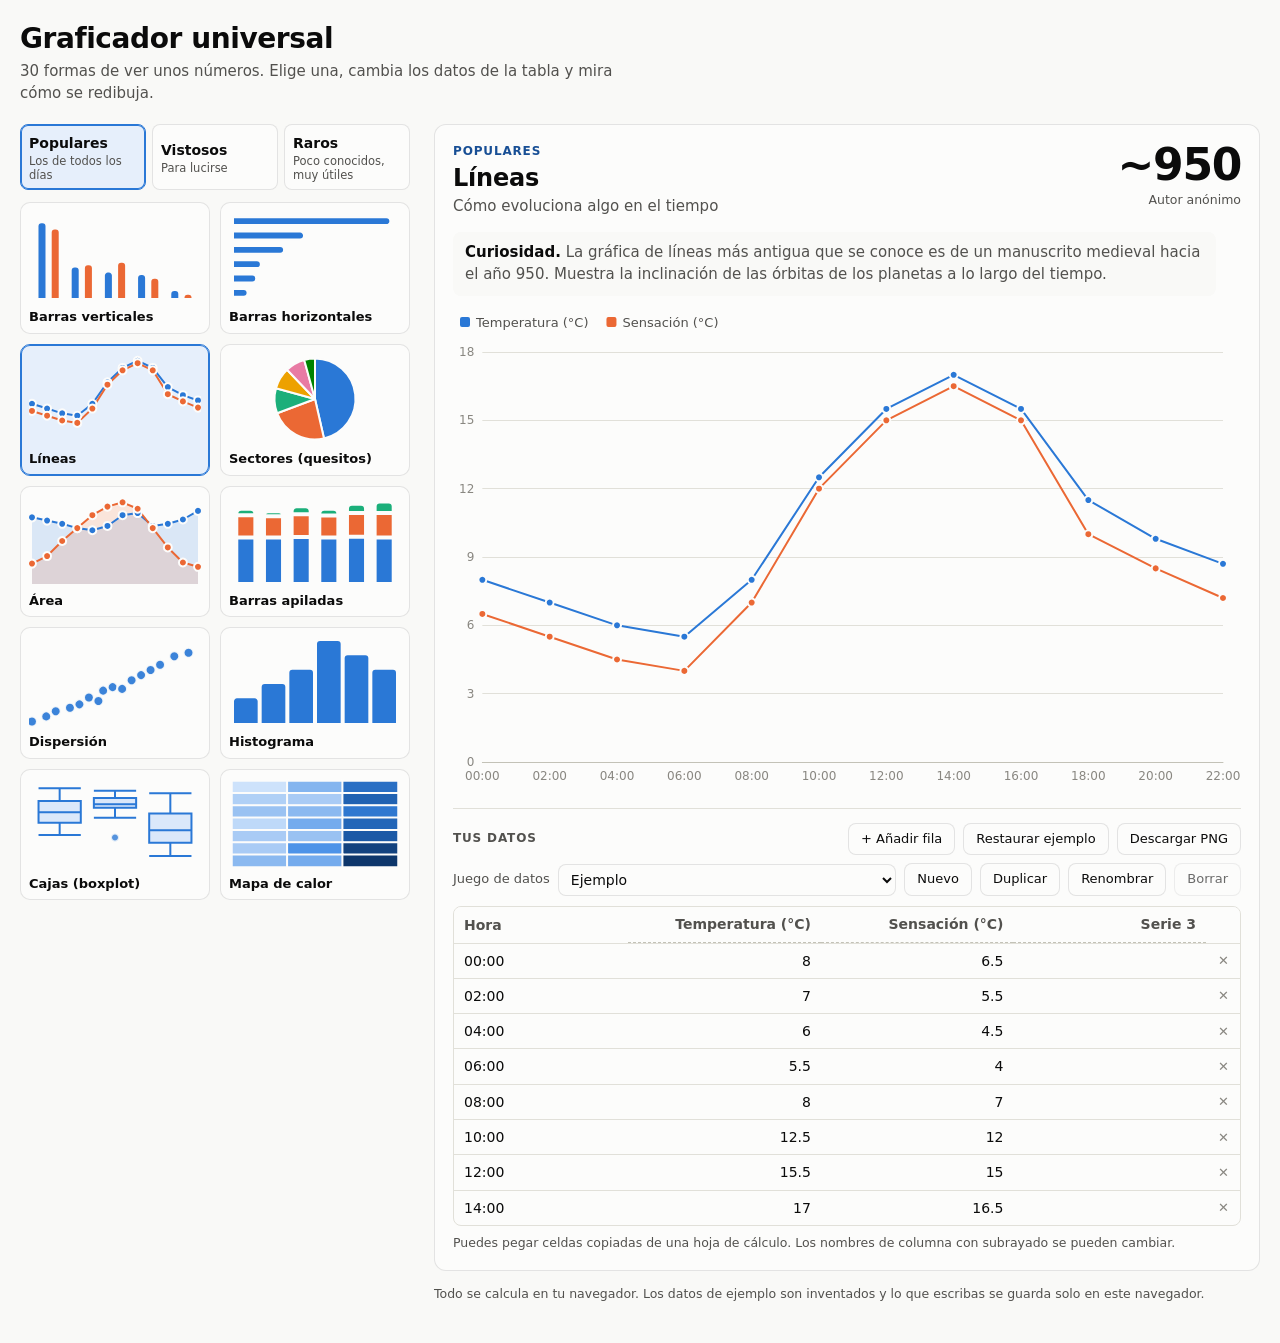
<file: index.html>
<!doctype html>
<html lang="es">
<head>
<meta charset="utf-8">
<meta name="viewport" content="width=device-width, initial-scale=1, viewport-fit=cover">
<title>Graficador universal</title>
<meta name="description" content="30 formas de ver unos números: elige un gráfico, cambia los datos y mira cómo se redibuja.">
<meta name="color-scheme" content="light dark">
<link rel="stylesheet" href="css/estilos.css">
<!-- Librerías copiadas dentro del proyecto (nada se carga de internet). -->
<script src="vendor/echarts-5.5.1.min.js"></script>
<script src="vendor/d3-7.8.5.min.js"></script>
<script type="module" src="js/app.js"></script>
</head>
<body>
<div class="app">
  <header>
    <h1>Graficador universal</h1>
    <p class="sub">30 formas de ver unos números. Elige una, cambia los datos de la tabla y mira cómo se redibuja.</p>
  </header>

  <div class="avisos" id="avisos" role="alert" hidden>
    <ul id="avisos-lista"></ul>
    <button type="button" class="btn" id="avisos-cerrar">Entendido</button>
  </div>

  <div class="grid">
    <aside class="left">
      <div class="tabs" id="tabs"></div>
      <div class="tiles" id="tiles"></div>
    </aside>

    <main class="right">
      <section class="plate" id="plate">
        <div class="top" id="top"></div>
        <p class="fact" id="fact"></p>
        <div class="canvas" id="canvas" role="img" aria-label="Gráfico con los datos de la tabla"></div>
        <div class="ed">
          <div class="edh">
            <h3>Tus datos</h3>
            <div class="btns">
              <button type="button" class="btn" id="addrow">+ Añadir fila</button>
              <button type="button" class="btn" id="reset">Restaurar ejemplo</button>
              <button type="button" class="btn" id="png">Descargar PNG</button>
            </div>
          </div>
          <p class="hint aviso" id="png-estado" role="status" hidden></p>
          <div class="juegos" id="juegos">
            <label class="jl" for="juego">Juego de datos</label>
            <select id="juego" class="jsel"></select>
            <div class="btns">
              <button type="button" class="btn" id="j-nuevo">Nuevo</button>
              <button type="button" class="btn" id="j-duplicar">Duplicar</button>
              <button type="button" class="btn" id="j-renombrar">Renombrar</button>
              <button type="button" class="btn" id="j-borrar">Borrar</button>
            </div>
          </div>
          <form class="jform" id="j-form" hidden novalidate>
            <label for="j-nombre" id="j-titulo">Nombre del juego</label>
            <div class="jfila">
              <input id="j-nombre" maxlength="60" autocomplete="off" enterkeyhint="done">
              <button type="submit" class="btn">Aceptar</button>
              <button type="button" class="btn" id="j-cancelar">Cancelar</button>
            </div>
            <p class="jerror" id="j-error" role="alert" hidden></p>
          </form>
          <div class="dt" id="dt"></div>
          <p class="hint" id="note"></p>
          <p class="hint">Puedes pegar celdas copiadas de una hoja de cálculo. Los nombres de columna con subrayado se pueden cambiar.</p>
        </div>
      </section>
      <p class="foot">Todo se calcula en tu navegador. Los datos de ejemplo son inventados y lo que escribas se guarda solo en este navegador.</p>
    </main>
  </div>
</div>
<noscript><p class="foot">Esta página necesita JavaScript y debe abrirse desde un servidor (no con doble clic). Mira el README.</p></noscript>
</body>
</html>
</file>
<file: css/estilos.css>
/* Estilos del Graficador universal. A la izquierda la galería (3 grupos, miniaturas en vivo); a la derecha la lámina del gráfico elegido con su curiosidad y su tabla de datos. En móvil se apilan. */
:root{
  --plane:#f9f9f7; --surface:#fcfcfb; --ink:#0b0b0b; --ink2:#52514e; --muted:#898781;
  --grid:#e1e0d9; --axis:#c3c2b7; --ring:rgba(11,11,11,.10);
  --accent:#2a78d6; --accent-wash:#e6effb; --accent-text:#184f95;
  --s1:#2a78d6; --s2:#eb6834; --s3:#1baf7a; --s4:#eda100; --s5:#e87ba4; --s6:#008300; --s7:#6250d6; --s8:#e34948;
  --q1:#cde2fb; --q2:#86b6ef; --q3:#3987e5; --q4:#1c5cab; --q5:#0d366b;
  --b1:#cfcec6; --b2:#dddcd5; --b3:#ebeae4; --fill:#dbe8fa;
  --font:system-ui,-apple-system,"Segoe UI",sans-serif;
  --mono:ui-monospace,"SF Mono",Menlo,Consolas,monospace;
}
@media (prefers-color-scheme:dark){
  :root:not([data-theme="light"]){
    --plane:#0d0d0d; --surface:#1a1a19; --ink:#f0efec; --ink2:#c3c2b7; --muted:#898781;
    --grid:#2c2c2a; --axis:#383835; --ring:rgba(255,255,255,.10);
    --accent:#3987e5; --accent-wash:#1d2a3d; --accent-text:#9ec5f4;
    --s1:#3987e5; --s2:#d95926; --s3:#199e70; --s4:#c98500; --s5:#d55181; --s6:#008300; --s7:#9085e9; --s8:#e66767;
    --q1:#1d2a3d; --q2:#184f95; --q3:#256abf; --q4:#5598e7; --q5:#9ec5f4;
    --b1:#3d3d3a; --b2:#2f2f2d; --b3:#252523; --fill:#1d2a3d;
    color-scheme:dark;
  }
}
:root[data-theme="dark"]{
  --plane:#0d0d0d; --surface:#1a1a19; --ink:#f0efec; --ink2:#c3c2b7; --muted:#898781;
  --grid:#2c2c2a; --axis:#383835; --ring:rgba(255,255,255,.10);
  --accent:#3987e5; --accent-wash:#1d2a3d; --accent-text:#9ec5f4;
  --s1:#3987e5; --s2:#d95926; --s3:#199e70; --s4:#c98500; --s5:#d55181; --s6:#008300; --s7:#9085e9; --s8:#e66767;
  --q1:#1d2a3d; --q2:#184f95; --q3:#256abf; --q4:#5598e7; --q5:#9ec5f4;
  --b1:#3d3d3a; --b2:#2f2f2d; --b3:#252523; --fill:#1d2a3d;
  color-scheme:dark;
}
*{box-sizing:border-box}
body{
  margin:0;
  background:var(--plane); color:var(--ink); font-family:var(--font); font-size:15px; line-height:1.45;
  padding-block:24px 40px;
  padding-left:max(16px,env(safe-area-inset-left,0px));
  padding-right:max(16px,env(safe-area-inset-right,0px));
}
:focus-visible{outline:2px solid var(--accent); outline-offset:2px}
.app{max-width:1240px; margin:0 auto}
h1{font-size:28px; line-height:1.1; font-weight:700; letter-spacing:-.015em; margin:0 0 6px; text-wrap:balance}
.sub{color:var(--ink2); margin:0 0 20px; max-width:66ch}
.grid{display:grid; grid-template-columns:minmax(0,390px) minmax(0,1fr); gap:24px; align-items:start}
.left,.right{min-width:0}
@media (max-width:900px){ .grid{grid-template-columns:minmax(0,1fr)} }

.tabs{display:grid; grid-template-columns:repeat(3,minmax(0,1fr)); gap:6px; margin-bottom:12px}
.tab{border:1px solid var(--ring); background:var(--surface); color:var(--ink); border-radius:8px; padding:8px 8px 7px; font:inherit; text-align:left; cursor:pointer; min-width:0}
.tab b{display:block; font-size:14px}
.tab span{display:block; font-size:11.5px; color:var(--ink2); line-height:1.25}
.tab[aria-pressed="true"]{border-color:var(--accent); box-shadow:inset 0 0 0 1px var(--accent); background:var(--accent-wash)}
.tiles{display:grid; grid-template-columns:repeat(2,minmax(0,1fr)); gap:10px}
.tile{border:1px solid var(--ring); background:var(--surface); color:var(--ink); border-radius:10px; padding:8px; font:inherit; text-align:left; cursor:pointer; display:flex; flex-direction:column; gap:6px; min-width:0}
.tile:hover{background:var(--accent-wash)}
.tile[aria-pressed="true"]{border-color:var(--accent); box-shadow:inset 0 0 0 1px var(--accent); background:var(--accent-wash)}
.thumb{height:92px; width:100%; pointer-events:none; overflow:hidden}
.tn{font-size:13px; font-weight:600; line-height:1.2}

.plate{background:var(--surface); border:1px solid var(--ring); border-radius:12px; padding:18px; scroll-margin-top:12px}
.top{display:flex; justify-content:space-between; align-items:flex-start; gap:16px; flex-wrap:wrap}
.top > div{min-width:0}
.eyebrow{font-size:12px; font-weight:600; letter-spacing:.07em; text-transform:uppercase; color:var(--accent-text); margin:0 0 4px}
h2{font-size:24px; line-height:1.15; font-weight:700; letter-spacing:-.01em; margin:0 0 4px; text-wrap:balance}
.use{margin:0; color:var(--ink2)}
.yr{text-align:right; flex:none}
.yr .y{display:block; font-size:44px; line-height:1; font-weight:700; letter-spacing:-.03em}
.yr .w{display:block; font-size:12.5px; color:var(--ink2); margin-top:4px}
.fact{margin:14px 0 14px; padding:10px 12px; border-radius:8px; background:var(--plane); color:var(--ink2); max-width:80ch}
.fact b{color:var(--ink)}
.canvas{height:clamp(320px,58vh,480px); width:100%; overflow:auto}
.msg{height:100%; min-height:60px; display:flex; align-items:center; justify-content:center; text-align:center; color:var(--ink2); padding:12px; font-size:14px}
.thumb .msg{font-size:11px; padding:4px}

.ed{margin-top:18px; border-top:1px solid var(--grid); padding-top:14px}
.edh{display:flex; align-items:center; justify-content:space-between; gap:10px; flex-wrap:wrap; margin-bottom:8px}
.edh h3{margin:0; font-size:12px; font-weight:600; letter-spacing:.07em; text-transform:uppercase; color:var(--ink2)}
.btns{display:flex; gap:8px; flex-wrap:wrap}
.btn{border:1px solid var(--ring); background:var(--surface); color:var(--ink); border-radius:8px; padding:6px 12px; font:inherit; font-size:13px; cursor:pointer}
.btn:hover{background:var(--accent-wash)}
.hint{font-size:12.5px; color:var(--ink2); margin:8px 0 0}
.aviso{margin:0 0 8px}
.btn:disabled{opacity:.6; cursor:progress}

/* juegos de datos */
.juegos{display:flex; flex-wrap:wrap; align-items:center; gap:8px; margin-bottom:10px}
.jl{font-size:13px; color:var(--ink2)}
@media (max-width:520px){ .juegos .btns{width:100%; display:grid; grid-template-columns:repeat(4,minmax(0,1fr))} .juegos .btn{padding:6px 2px; font-size:12.5px} }
.jsel{flex:1 1 160px; min-width:0; max-width:100%; border:1px solid var(--ring); background:var(--surface); color:var(--ink); border-radius:8px; padding:6px 8px; font:inherit; font-size:14px}
.jform{margin:0 0 10px; padding:10px 12px; border-radius:8px; background:var(--plane)}
.jform label{display:block; font-size:13px; color:var(--ink2); margin-bottom:6px}
.jfila{display:flex; flex-wrap:wrap; gap:8px}
.jfila input{flex:1 1 180px; min-width:0; border:1px solid var(--ring); background:var(--surface); color:var(--ink); border-radius:8px; padding:6px 10px; font:inherit; font-size:14px}
.jfila input:focus,.jsel:focus{outline:2px solid var(--accent); outline-offset:1px}
.jerror{margin:6px 0 0; font-size:13px; color:var(--s8)}
.avisos{border:1px solid var(--s4); background:var(--surface); border-radius:10px; padding:10px 14px; margin:0 0 16px; display:flex; flex-wrap:wrap; gap:8px 16px; align-items:center; justify-content:space-between}
.avisos[hidden]{display:none}
.avisos ul{margin:0; padding-left:18px; flex:1 1 280px; min-width:0; font-size:13.5px; overflow-wrap:anywhere}
.dt{max-height:320px; overflow:auto; border:1px solid var(--grid); border-radius:8px}
table{border-collapse:collapse; width:100%; font-size:14px}
th{position:sticky; top:0; background:var(--surface); z-index:1; text-align:left; border-bottom:1px solid var(--grid); font-weight:600; color:var(--ink2); padding:0}
th.num{text-align:right}
td{padding:0; border-bottom:1px solid var(--grid)}
.dt input{width:100%; min-width:84px; background:transparent; border:0; padding:7px 10px; color:var(--ink); font:inherit; font-size:14px}
.dt input.num{text-align:right; font-variant-numeric:tabular-nums}
.dt input.hin{font-weight:600; color:var(--ink2); border-bottom:1px dashed var(--axis)}
.dt input:focus{outline:2px solid var(--accent); outline-offset:-2px; background:var(--accent-wash)}
th:not(.xc){padding:0}
.xc{width:34px; min-width:34px; text-align:center}
.x{border:0; background:none; color:var(--muted); cursor:pointer; font-size:13px; padding:6px}
.x:hover{color:var(--ink)}
.th-lbl{display:block; padding:7px 10px}
.foot{font-size:12.5px; color:var(--ink2); margin:14px 0 0}

/* gráficos en HTML */
.bul{display:flex; flex-direction:column; gap:16px; padding:6px 2px}
.bl{display:grid; grid-template-columns:minmax(80px,1fr) minmax(120px,3fr) auto; gap:12px; align-items:center}
.bn{font-size:13.5px; color:var(--ink)}
.bt{position:relative; height:26px; background:var(--b3)}
.bt i{position:absolute; top:0; bottom:0; left:0; display:block}
.bt .k1{width:60%; background:var(--b1)}
.bt .k2{width:85%; background:var(--b2); z-index:0}
.bt .k3{width:100%; background:var(--b3)}
.bt .k2{z-index:1} .bt .k1{z-index:2}
.bt .bb{top:9px; bottom:9px; background:var(--s1); z-index:3}
.bt .bm{width:3px; top:4px; bottom:4px; background:var(--ink); z-index:4; margin-left:-1px}
.bv{font-size:13px; color:var(--ink2); font-variant-numeric:tabular-nums; white-space:nowrap}
.sp .rw{display:grid; grid-template-columns:minmax(90px,1.2fr) minmax(90px,2fr) auto auto; gap:12px; align-items:center; padding:10px 0; border-bottom:1px solid var(--grid)}
.sp .sn{font-size:13.5px}
.sp .sg{position:relative; height:34px}
.sp svg{width:100%; height:100%; display:block; overflow:visible}
.sp .dot{position:absolute; width:9px; height:9px; margin:-4.5px 0 0 -4.5px; border-radius:50%; background:var(--s1); border:2px solid var(--surface); box-sizing:content-box}
.sp .sv{font-size:14px; font-weight:600; font-variant-numeric:tabular-nums; text-align:right}
.sp .sc{font-size:12.5px; color:var(--ink2); font-variant-numeric:tabular-nums; min-width:64px; text-align:right}
.st{font-family:var(--mono); font-size:14px; padding:4px 2px}
.st .ln{display:flex; gap:10px; line-height:1.7}
.st .sk{width:34px; text-align:right; color:var(--ink2); flex:none}
.st .bar{border-left:2px solid var(--ink); padding-left:10px; letter-spacing:.14em; color:var(--s1); font-weight:700}
.st .sc2{color:var(--muted); font-size:12px; margin-left:8px}
.st .key{margin-top:10px; font-size:12.5px; color:var(--ink2); font-family:var(--font)}
.thumb .bul{gap:6px} .thumb .bv,.thumb .bn{display:none} .thumb .bl{grid-template-columns:1fr} .thumb .bt{height:14px}
.thumb .bt .bb{top:4px; bottom:4px}
.thumb .sp .rw{grid-template-columns:1fr; padding:4px 0} .thumb .sp .sn,.thumb .sp .sv,.thumb .sp .sc{display:none} .thumb .sp .sg{height:20px}
.thumb .st{font-size:9px} .thumb .st .ln{line-height:1.25} .thumb .st .key,.thumb .st .sc2{display:none}
@media (max-width:900px){ .jsel,.jfila input{font-size:16px} .dt input{font-size:16px} .yr .y{font-size:34px} h2{font-size:21px} }
</file>
